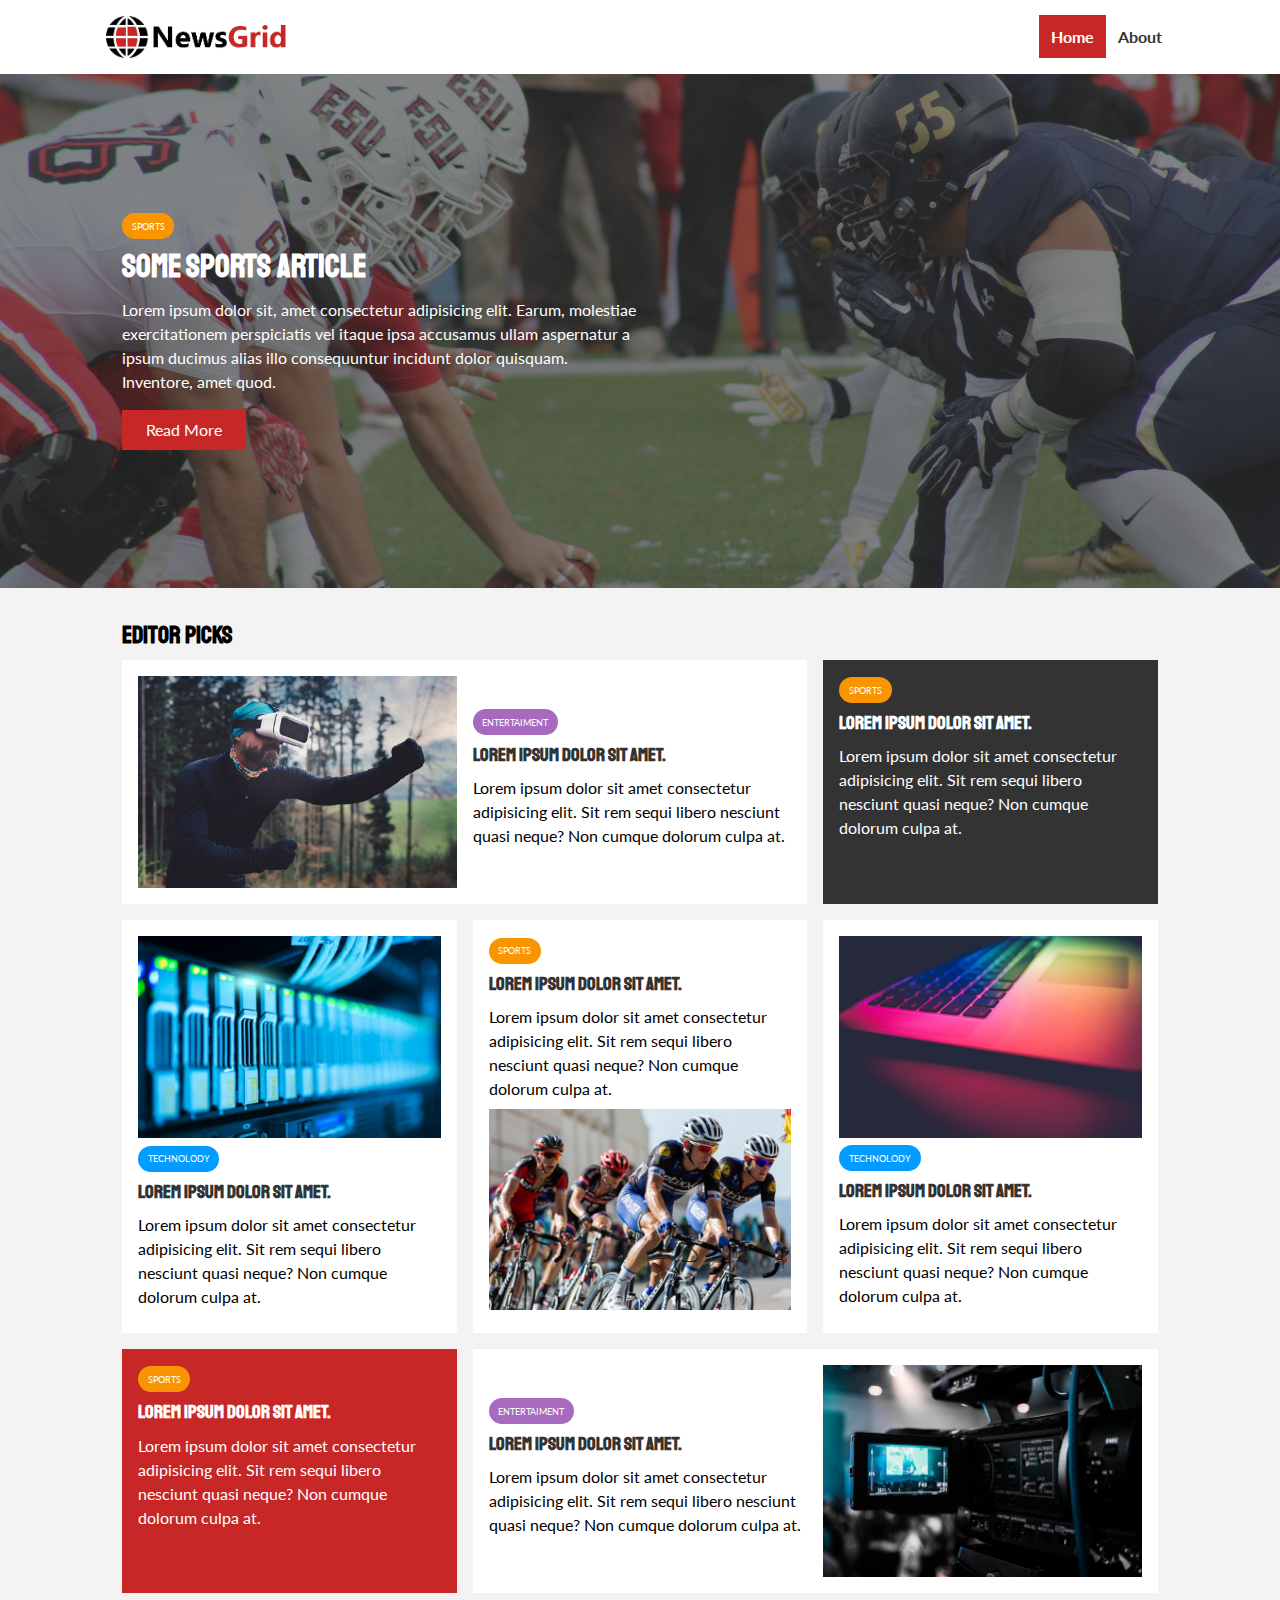
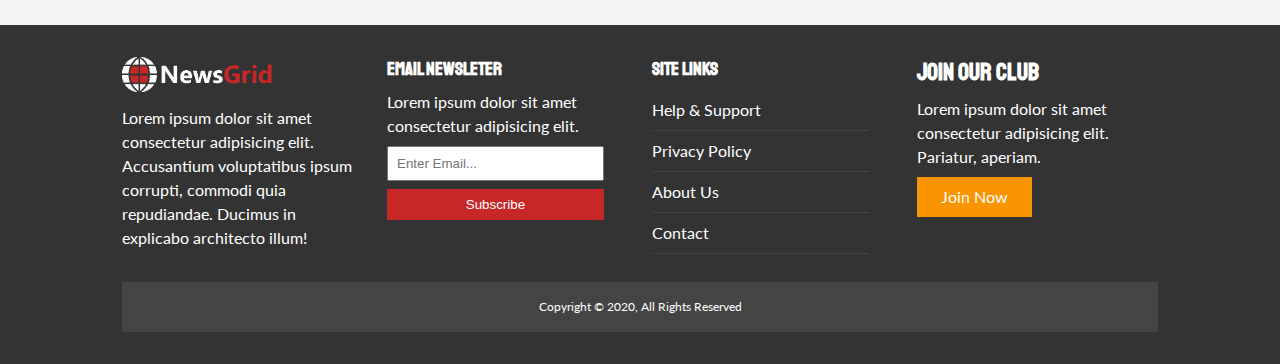
<file: index.html>
<!DOCTYPE html>
<html lang="en">
  <head>
    <meta charset="UTF-8" />
    <meta name="viewport" content="width=device-width, initial-scale=1.0" />
    <link
      rel="stylesheet"
      href="https://use.fontawesome.com/releases/v5.6.3/css/all.css"
      integrity="sha384-UHRtZLI+pbxtHCWp1t77Bi1L4ZtiqrqD80Kn4Z8NTSRyMA2Fd33n5dQ8lWUE00s/"
      crossorigin="anonymous"
    />
    <link
      href="https://fonts.googleapis.com/css?family=Lato|Staatliches"
      rel="stylesheet"
    />
    <link rel="shortcut icon" type="image/x-icon" href="./favicon.ico" />
    <link rel="stylesheet" href="./css/style.css" />
    <link
      rel="stylesheet"
      media="screen and (max-width:768px)"
      href="./css/mobile.css"
    />
    <title>BewsGrid | Latest News</title>
  </head>
  <body>
    <nav id="main-nav">
      <div class="container">
        <img src="img/logo.png" alt="NewsGrid" class="logo" />
        <div class="social">
          <a href="http://facebook.com" target="_blank">
            <i class="fab fa-facebook fa-2x"></i
          ></a>
          <a href="http://twitter.com" target="_blank">
            <i class="fab fa-twitter fa-2x"></i
          ></a>
          <a href="http://instagram.com" target="_blank">
            <i class="fab fa-instagram fa-2x"></i
          ></a>
          <a href="http://youtube.com" target="_blank">
            <i class="fab fa-youtube fa-2x"></i
          ></a>
        </div>
        <ul>
          <li><a href="./index.html" class="current">Home</a></li>
          <li><a href="./about.html">About</a></li>
        </ul>
      </div>
    </nav>

    <!-- Showcase -->
    <header id="showcase">
      <div class="container">
        <div class="showcase-container">
          <div class="showcase-content">
            <div class="category category-sports">Sports</div>
            <h1>Some Sports Article</h1>
            <p>
              Lorem ipsum dolor sit, amet consectetur adipisicing elit. Earum,
              molestiae exercitationem perspiciatis vel itaque ipsa accusamus
              ullam aspernatur a ipsum ducimus alias illo consequuntur incidunt
              dolor quisquam. Inventore, amet quod.
            </p>
            <a href="article.html" class="btn btn-primary">Read More</a>
          </div>
        </div>
      </div>
    </header>

    <!-- Home Articles -->
    <section id="home-articles" class="py-2">
      <div class="container">
        <h2>Editor Picks</h2>
        <div class="articles-container">
          <article class="card">
            <img src="img/articles/ent1.jpg" alt="" />
            <div>
              <div class="category category-ent">Entertaiment</div>
              <h3>
                <a href="article.html">Lorem ipsum dolor sit amet.</a>
              </h3>
              <p>
                Lorem ipsum dolor sit amet consectetur adipisicing elit. Sit rem
                sequi libero nesciunt quasi neque? Non cumque dolorum culpa at.
              </p>
            </div>
          </article>
          <article class="card bg-dark">
            <div class="category category-sports">Sports</div>
            <h3>
              <a href="article.html">Lorem ipsum dolor sit amet.</a>
            </h3>
            <p>
              Lorem ipsum dolor sit amet consectetur adipisicing elit. Sit rem
              sequi libero nesciunt quasi neque? Non cumque dolorum culpa at.
            </p>
          </article>
          <article class="card">
              <img src="./img/articles/tech1.jpg" alt="">
            <div class="category category-tech">Technolody</div>
            <h3>
              <a href="article.html">Lorem ipsum dolor sit amet.</a>
            </h3>
            <p>
              Lorem ipsum dolor sit amet consectetur adipisicing elit. Sit rem
              sequi libero nesciunt quasi neque? Non cumque dolorum culpa at.
            </p>
          </article>
          <article class="card">
            <div class="category category-sports">Sports</div>
            <h3>
              <a href="article.html">Lorem ipsum dolor sit amet.</a>
            </h3>
            <p>
              Lorem ipsum dolor sit amet consectetur adipisicing elit. Sit rem
              sequi libero nesciunt quasi neque? Non cumque dolorum culpa at.
            </p>
            <img src="./img/articles/sports1.jpg" alt="">
          </article>
          <article class="card">
            <img src="./img/articles/tech2.jpg" alt="">
          <div class="category category-tech">Technolody</div>
          <h3>
            <a href="article.html">Lorem ipsum dolor sit amet.</a>
          </h3>
          <p>
            Lorem ipsum dolor sit amet consectetur adipisicing elit. Sit rem
            sequi libero nesciunt quasi neque? Non cumque dolorum culpa at.
          </p>
        </article>
        <article class="card bg-primary">
            <div class="category category-sports">Sports</div>
            <h3>
              <a href="article.html">Lorem ipsum dolor sit amet.</a>
            </h3>
            <p>
              Lorem ipsum dolor sit amet consectetur adipisicing elit. Sit rem
              sequi libero nesciunt quasi neque? Non cumque dolorum culpa at.
            </p>
          </article>
          <article class="card">
            <div>
              <div class="category category-ent">Entertaiment</div>
              <h3>
                <a href="article.html">Lorem ipsum dolor sit amet.</a>
              </h3>
              <p>
                Lorem ipsum dolor sit amet consectetur adipisicing elit. Sit rem
                sequi libero nesciunt quasi neque? Non cumque dolorum culpa at.
              </p>
            </div>
            <img src="img/articles/ent2.jpg" alt="" />
          </article>
        </div>
      </div>
    </section>

    <!-- Footer -->
    <footer id="main-footer" class="py-2">
        <div class="container footer-container">
            <div>
                <img src="img/logo_light.png" alt="NewsGrid">
                <p>Lorem ipsum dolor sit amet consectetur adipisicing elit. Accusantium voluptatibus ipsum corrupti, commodi quia repudiandae. Ducimus in explicabo architecto illum!</p>
            </div>
            <div>
                <h3>Email Newsleter</h3>
                <p>Lorem ipsum dolor sit amet consectetur adipisicing elit.</p>
                <form><input type="email" placeholder="Enter Email..."></form>
                <input type="submit" value="Subscribe" class="btn btn-primary">
            </div>
            <div>
                <h3>Site Links</h3>
                <ul class="list">
                    <li><a href="#">Help & Support</a></li>
                    <li><a href="#">Privacy Policy</a></li>
                    <li><a href="#">About Us</a></li>
                    <li><a href="#">Contact</a></li>
                </ul>
            </div>
            <div>
                <h2>Join Our Club</h2>
                <p>Lorem ipsum dolor sit amet consectetur adipisicing elit. Pariatur, aperiam.</p>
                <a href="#" class="btn btn-secondary">Join Now</a>
            </div>
            <div>
                <p>Copyright &copy; 2020, All Rights Reserved</p>
            </div>
        </div>
    </footer>
  </body>
</html>
</file>
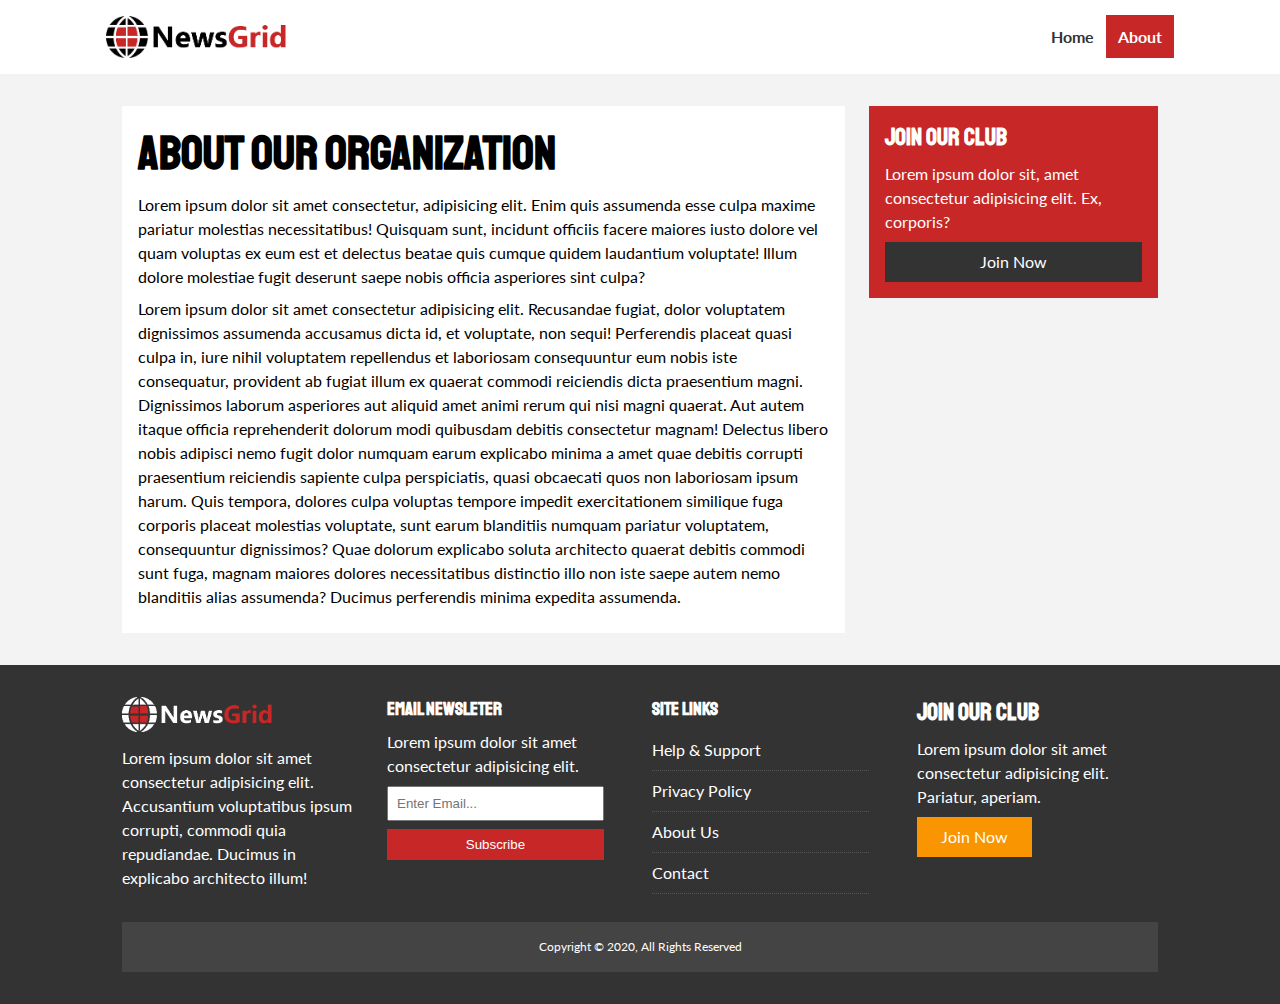
<file: about.html>
<!DOCTYPE html>
<html lang="en">
  <head>
    <meta charset="UTF-8" />
    <meta name="viewport" content="width=device-width, initial-scale=1.0" />
    <link
      rel="stylesheet"
      href="https://use.fontawesome.com/releases/v5.6.3/css/all.css"
      integrity="sha384-UHRtZLI+pbxtHCWp1t77Bi1L4ZtiqrqD80Kn4Z8NTSRyMA2Fd33n5dQ8lWUE00s/"
      crossorigin="anonymous"
    />
    <link
      href="https://fonts.googleapis.com/css?family=Lato|Staatliches"
      rel="stylesheet"
    />
    <link rel="shortcut icon" type="image/x-icon" href="./favicon.ico" />
    <link rel="stylesheet" href="./css/style.css" />
    <link
      rel="stylesheet"
      media="screen and (max-width:768px)"
      href="./css/mobile.css"
    />
    <title>BewsGrid | About</title>
  </head>
  <body>
    <nav id="main-nav">
      <div class="container">
        <img src="img/logo.png" alt="NewsGrid" class="logo" />
        <div class="social">
          <a href="http://facebook.com" target="_blank">
            <i class="fab fa-facebook fa-2x"></i
          ></a>
          <a href="http://twitter.com" target="_blank">
            <i class="fab fa-twitter fa-2x"></i
          ></a>
          <a href="http://instagram.com" target="_blank">
            <i class="fab fa-instagram fa-2x"></i
          ></a>
          <a href="http://youtube.com" target="_blank">
            <i class="fab fa-youtube fa-2x"></i
          ></a>
        </div>
        <ul>
          <li><a href="./index.html">Home</a></li>
          <li><a href="./about.html" class="current">About</a></li>
        </ul>
      </div>
    </nav>

   <!-- Section -->
   <section id="about">
       <div class="container">
           <div class="page-container">
               <article class="card">
                <h1 class="l-heading">About Our Organization</h1>
                <p>Lorem ipsum dolor sit amet consectetur, adipisicing elit. Enim quis assumenda esse culpa maxime pariatur molestias necessitatibus! Quisquam sunt, incidunt officiis facere maiores iusto dolore vel quam voluptas ex eum est et delectus beatae quis cumque quidem laudantium voluptate! Illum dolore molestiae fugit deserunt saepe nobis officia asperiores sint culpa?</p>
                <p>Lorem ipsum dolor sit amet consectetur adipisicing elit. Recusandae fugiat, dolor voluptatem dignissimos assumenda accusamus dicta id, et voluptate, non sequi! Perferendis placeat quasi culpa in, iure nihil voluptatem repellendus et laboriosam consequuntur eum nobis iste consequatur, provident ab fugiat illum ex quaerat commodi reiciendis dicta praesentium magni. Dignissimos laborum asperiores aut aliquid amet animi rerum qui nisi magni quaerat. Aut autem itaque officia reprehenderit dolorum modi quibusdam debitis consectetur magnam! Delectus libero nobis adipisci nemo fugit dolor numquam earum explicabo minima a amet quae debitis corrupti praesentium reiciendis sapiente culpa perspiciatis, quasi obcaecati quos non laboriosam ipsum harum. Quis tempora, dolores culpa voluptas tempore impedit exercitationem similique fuga corporis placeat molestias voluptate, sunt earum blanditiis numquam pariatur voluptatem, consequuntur dignissimos? Quae dolorum explicabo soluta architecto quaerat debitis commodi sunt fuga, magnam maiores dolores necessitatibus distinctio illo non iste saepe autem nemo blanditiis alias assumenda? Ducimus perferendis minima expedita assumenda.</p>
               </article>
               <aside class="card bg-primary">
                    <h2>Join Our Club</h2>
                    <p>Lorem ipsum dolor sit, amet consectetur adipisicing elit. Ex, corporis?</p>
                    <a href="#" class="btn btn-dark btn-block">Join Now</a>
               </aside>
           </div>
       </div>
   </section>

    <!-- Footer -->
    <footer id="main-footer" class="py-2">
        <div class="container footer-container">
            <div>
                <img src="img/logo_light.png" alt="NewsGrid">
                <p>Lorem ipsum dolor sit amet consectetur adipisicing elit. Accusantium voluptatibus ipsum corrupti, commodi quia repudiandae. Ducimus in explicabo architecto illum!</p>
            </div>
            <div>
                <h3>Email Newsleter</h3>
                <p>Lorem ipsum dolor sit amet consectetur adipisicing elit.</p>
                <form><input type="email" placeholder="Enter Email..."></form>
                <input type="submit" value="Subscribe" class="btn btn-primary">
            </div>
            <div>
                <h3>Site Links</h3>
                <ul class="list">
                    <li><a href="#">Help & Support</a></li>
                    <li><a href="#">Privacy Policy</a></li>
                    <li><a href="#">About Us</a></li>
                    <li><a href="#">Contact</a></li>
                </ul>
            </div>
            <div>
                <h2>Join Our Club</h2>
                <p>Lorem ipsum dolor sit amet consectetur adipisicing elit. Pariatur, aperiam.</p>
                <a href="#" class="btn btn-secondary">Join Now</a>
            </div>
            <div>
                <p>Copyright &copy; 2020, All Rights Reserved</p>
            </div>
        </div>
    </footer>
  </body>
</html>
</file>
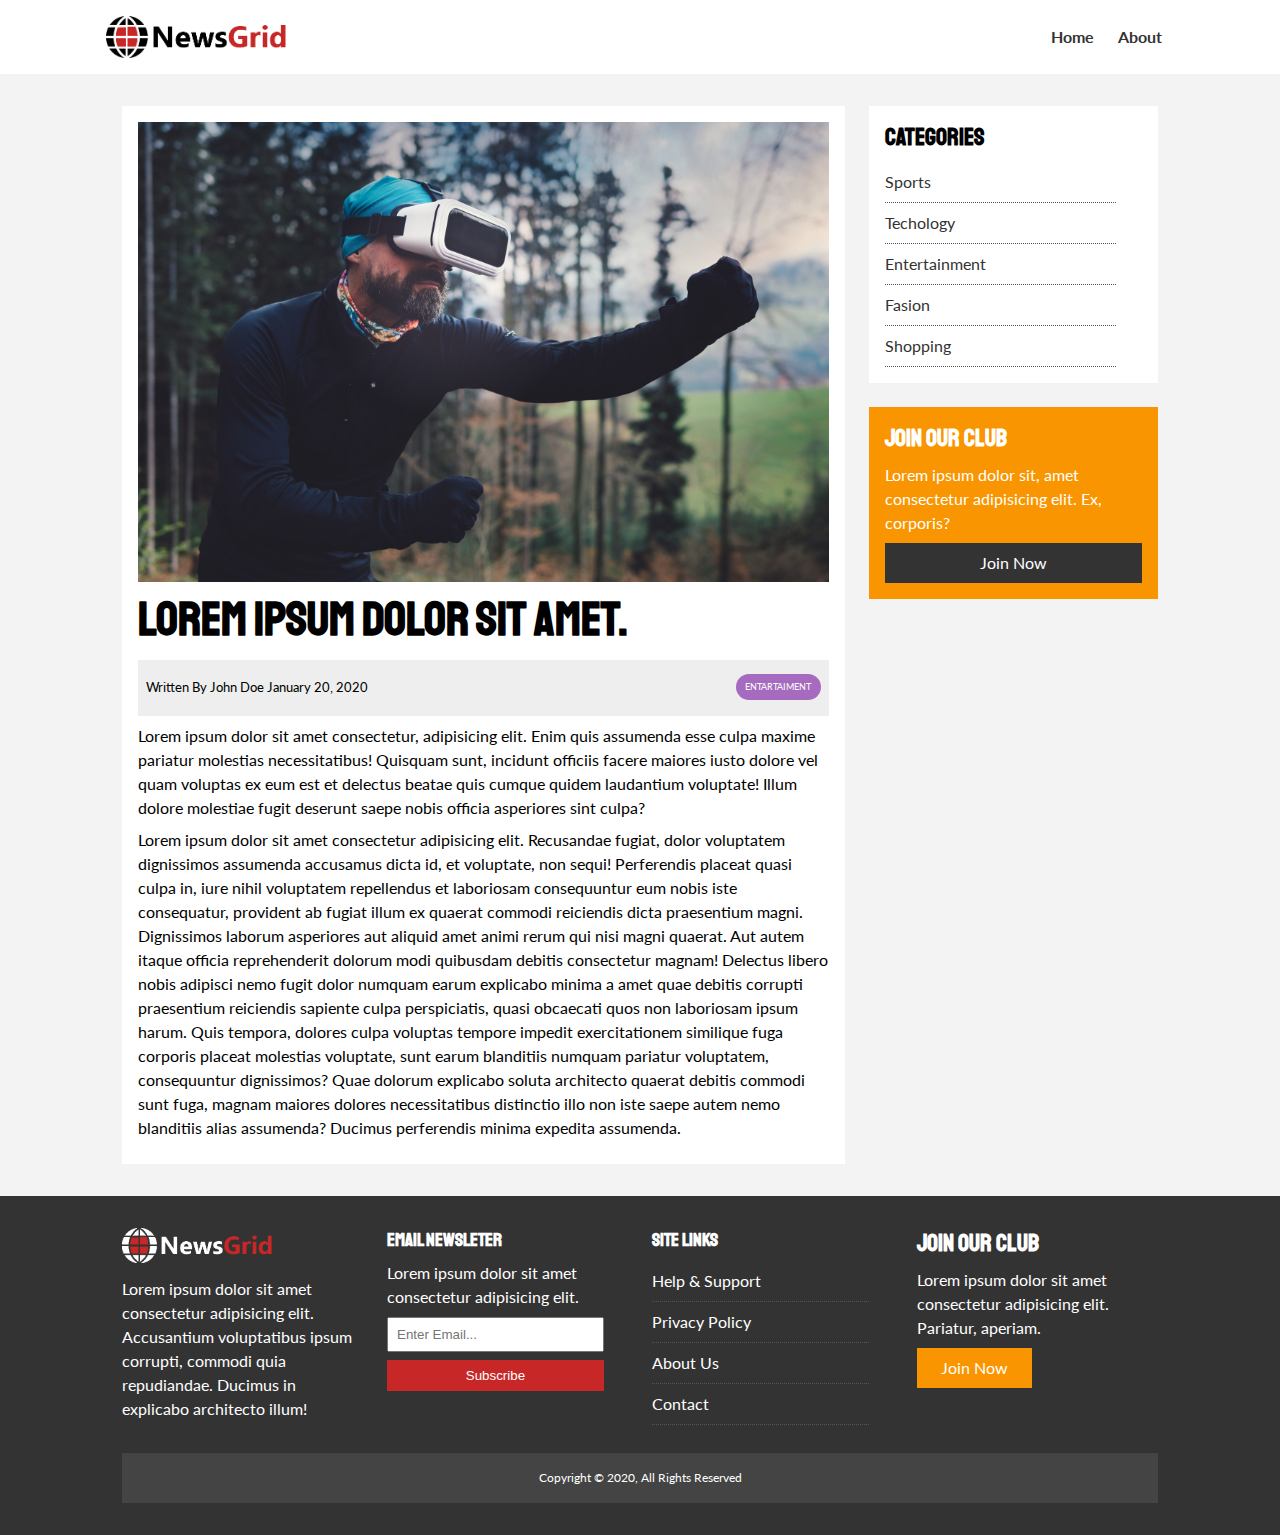
<file: article.html>
<!DOCTYPE html>
<html lang="en">
  <head>
    <meta charset="UTF-8" />
    <meta name="viewport" content="width=device-width, initial-scale=1.0" />
    <link
      rel="stylesheet"
      href="https://use.fontawesome.com/releases/v5.6.3/css/all.css"
      integrity="sha384-UHRtZLI+pbxtHCWp1t77Bi1L4ZtiqrqD80Kn4Z8NTSRyMA2Fd33n5dQ8lWUE00s/"
      crossorigin="anonymous"
    />
    <link
      href="https://fonts.googleapis.com/css?family=Lato|Staatliches"
      rel="stylesheet"
    />
    <link rel="shortcut icon" type="image/x-icon" href="./favicon.ico" />
    <link rel="stylesheet" href="./css/style.css" />
    <link
      rel="stylesheet"
      media="screen and (max-width:768px)"
      href="./css/mobile.css"
    />
    <title>BewsGrid | Latest News</title>
  </head>
  <body>
    <nav id="main-nav">
      <div class="container">
        <img src="img/logo.png" alt="NewsGrid" class="logo" />
        <div class="social">
          <a href="http://facebook.com" target="_blank">
            <i class="fab fa-facebook fa-2x"></i
          ></a>
          <a href="http://twitter.com" target="_blank">
            <i class="fab fa-twitter fa-2x"></i
          ></a>
          <a href="http://instagram.com" target="_blank">
            <i class="fab fa-instagram fa-2x"></i
          ></a>
          <a href="http://youtube.com" target="_blank">
            <i class="fab fa-youtube fa-2x"></i
          ></a>
        </div>
        <ul>
          <li><a href="./index.html">Home</a></li>
          <li><a href="./about.html" >About</a></li>
        </ul>
      </div>
    </nav>

     <!-- Section -->
   <section id="article">
    <div class="container">
        <div class="page-container">
            <article class="card">
                <img src="img/articles/ent1.jpg" alt="">
             <h1 class="l-heading">Lorem ipsum dolor sit amet.</h1>
             <div class="meta">
                 <small>
                     <i class="fas fa-user"></i> Written By John Doe January 20, 2020
                 </small>
                 <div class="category category-ent">Entartaiment</div>
             </div>
             <p>Lorem ipsum dolor sit amet consectetur, adipisicing elit. Enim quis assumenda esse culpa maxime pariatur molestias necessitatibus! Quisquam sunt, incidunt officiis facere maiores iusto dolore vel quam voluptas ex eum est et delectus beatae quis cumque quidem laudantium voluptate! Illum dolore molestiae fugit deserunt saepe nobis officia asperiores sint culpa?</p>
             <p>Lorem ipsum dolor sit amet consectetur adipisicing elit. Recusandae fugiat, dolor voluptatem dignissimos assumenda accusamus dicta id, et voluptate, non sequi! Perferendis placeat quasi culpa in, iure nihil voluptatem repellendus et laboriosam consequuntur eum nobis iste consequatur, provident ab fugiat illum ex quaerat commodi reiciendis dicta praesentium magni. Dignissimos laborum asperiores aut aliquid amet animi rerum qui nisi magni quaerat. Aut autem itaque officia reprehenderit dolorum modi quibusdam debitis consectetur magnam! Delectus libero nobis adipisci nemo fugit dolor numquam earum explicabo minima a amet quae debitis corrupti praesentium reiciendis sapiente culpa perspiciatis, quasi obcaecati quos non laboriosam ipsum harum. Quis tempora, dolores culpa voluptas tempore impedit exercitationem similique fuga corporis placeat molestias voluptate, sunt earum blanditiis numquam pariatur voluptatem, consequuntur dignissimos? Quae dolorum explicabo soluta architecto quaerat debitis commodi sunt fuga, magnam maiores dolores necessitatibus distinctio illo non iste saepe autem nemo blanditiis alias assumenda? Ducimus perferendis minima expedita assumenda.</p>
            </article>

            <aside id="categories" class="card">
                <h2>Categories</h2>
                <ul class="list">
                    <li><a href="#"><i class="fas fa-chevron-right"></i> Sports</a></li>
                    <li><a href="#"><i class="fas fa-chevron-right"></i> Techology</a></li>
                    <li><a href="#"><i class="fas fa-chevron-right"></i> Entertainment</a></li>
                    <li><a href="#"><i class="fas fa-chevron-right"></i> Fasion</a></li>
                    <li><a href="#"><i class="fas fa-chevron-right"></i> Shopping</a></li>
                </ul>
            </aside>
            <aside class="card bg-secondary">
                 <h2>Join Our Club</h2>
                 <p>Lorem ipsum dolor sit, amet consectetur adipisicing elit. Ex, corporis?</p>
                 <a href="#" class="btn btn-dark btn-block">Join Now</a>
            </aside>
        </div>
    </div>
</section>


    <!-- Footer -->
    <footer id="main-footer" class="py-2">
        <div class="container footer-container">
            <div>
                <img src="img/logo_light.png" alt="NewsGrid">
                <p>Lorem ipsum dolor sit amet consectetur adipisicing elit. Accusantium voluptatibus ipsum corrupti, commodi quia repudiandae. Ducimus in explicabo architecto illum!</p>
            </div>
            <div>
                <h3>Email Newsleter</h3>
                <p>Lorem ipsum dolor sit amet consectetur adipisicing elit.</p>
                <form><input type="email" placeholder="Enter Email..."></form>
                <input type="submit" value="Subscribe" class="btn btn-primary">
            </div>
            <div>
                <h3>Site Links</h3>
                <ul class="list">
                    <li><a href="#">Help & Support</a></li>
                    <li><a href="#">Privacy Policy</a></li>
                    <li><a href="#">About Us</a></li>
                    <li><a href="#">Contact</a></li>
                </ul>
            </div>
            <div>
                <h2>Join Our Club</h2>
                <p>Lorem ipsum dolor sit amet consectetur adipisicing elit. Pariatur, aperiam.</p>
                <a href="#" class="btn btn-secondary">Join Now</a>
            </div>
            <div>
                <p>Copyright &copy; 2020, All Rights Reserved</p>
            </div>
        </div>
    </footer>
  </body>
</html>
</file>
<file: css/style.css>
:root {
  --primary-color: #c72727;
  --secondary-color: #f99500;
  --light-color: #f3f3f3;
  --dark-color: #333333;
  --max-width: 1100px;
}

.category {
  --sports-color: #f99500;
  --ent-color: #a66bbe;
  --tech-color: #009cff;
}

* {
  padding: 0;
  margin: 0;
  box-sizing: border-box;
}

body {
  font-family: "Lato", sans-serif;
  line-height: 1.5;
  background: var(--light-color);
}

a {
  color: #333333;
  text-decoration: none;
}

ul {
  list-style: none;
}

p{
    margin: .5rem 0;
}

img {
  width: 100%;
}

h1,
h2,
h3,
h4,
h5,
h6 {
  font-family: "Staatliches", cursive;
  margin-bottom: 0.55rem;
  line-height: 1.3;
}

/* Utility */
.container {
  max-width: var(--max-width);
  margin: auto;
  padding: 0 2rem;
  overflow: hidden;
}

.category {
  display: inline-block;
  color: #fff;
  font-size: 0.55rem;
  text-transform: uppercase;
  padding: 0.4rem 0.6rem;
  border-radius: 15px;
  margin-bottom: 0.5rem;
}

.category-sports {
  background: var(--sports-color);
}
.category-ent {
  background: var(--ent-color);
}
.category-tech {
  background: var(--tech-color);
}

.btn {
    display: inline-block;
    border: none;
    background: var(--dark-color);
    color:#fff;
    padding: .5rem 1.5rem;
}

.btn-light{ background: var(--light-color );}
.btn-primary{ background: var(--primary-color );}
.btn-secondary{ background: var(--secondary-color );}

.btn-block {
display: block;
width:100%;
text-align: center;
}

.btn:hover{
    opacity: 0.8;
}

.card{
    background: #fff;
    padding: 1rem;
}

.bg-dark{ background: var(--dark-color); color:#fff;}
.bg-primary{ background: var(--primary-color); color:#fff;}
.bg-secondary{ background: var(--secondary-color); color:#fff;}

.bg-dark h1,
.bg-dark h2,
.bg-dark h3,
.bg-dark a,
.bg-primary h1,
.bg-primary h2,
.bg-primary h3,
.bg-primary a{
    color:#fff;
}

.py-1{
    padding: 1.5rem 0 ;
}
.py-2{
    padding: 2rem 0 ;
}
.py-3{
    padding: 3rem 0 ;
}
.p-1{
    padding: 1.5rem ;
}
.p-2{
    padding: 2rem ;
}
.p-3{
    padding: 3rem ;
}

.l-heading{
    font-size: 3rem;
}

.list li{
    padding: .5rem 0;
    border-bottom: #555 dotted 1px;
    width: 90%;
}

.list li a:hover{
    color: var(--primary-color) !important;
}

/* Inner page grid container */
.page-container{
    display: grid;
    grid-template-columns: 5fr 2fr;
    margin: 2rem 0;
    grid-gap: 1.5rem;
}

.page-container > *:first-child{
    grid-row: 1 / span 3;
}

/* Navbar */
#main-nav {
  background: #fff;
  position: sticky;
  top: 0;
  z-index: 2;
}

#main-nav .container {
  display: grid;
  grid-template-columns: 6fr 3fr 2fr;
  padding: 1rem;
  align-items: center;
}

#main-nav .logo {
  width: 180px;
}

#main-nav ul {
  justify-self: end;
  display: flex;
}

#main-nav ul li a {
  padding: 0.75rem;
  font-weight: bold;
}

#main-nav ul li a.current {
  background: var(--primary-color);
  color: #fff;
}

#main-nav ul li a:hover {
  background: var(--light-color);
  color: var(--dark-color);
}

#main-nav .social {
  justify-self: center;
}

#main-nav .social i {
  color: #777777;
  margin-right: 1.5rem;
}

/* Showcase */
#showcase {
  color: #fff;
  background: #333333;
  padding: 2rem;
  position: relative;
}

#showcase:before {
  content: "";
  background: url(../img/featured.jpg) no-repeat center center/cover;
  position: absolute;
  top: 0;
  left: 0;
  width: 100%;
  height: 100%;
  opacity: 0.4;
}

#showcase .showcase-container {
  display: grid;
  grid-template-columns: repeat(2, 1fr);
  justify-self: center;
  align-items: center;
  height: 50vh;
}

#showcase .showcase-content {
  z-index: 1;
}

#showcase .showcase-content p{
    margin-bottom: 1rem;
}

/* Home Articles */
#home-articles .articles-container{
    display: grid;
    grid-template-columns: repeat(3,1fr);
    grid-gap: 1rem;
}

#home-articles .articles-container article:first-child,
#home-articles .articles-container article:last-child{
    display: grid;
    grid-template-columns: repeat(2,1fr);
    grid-gap: 1rem;
    grid-column: 1 / span 2;
    align-items: center;
}

#home-articles .articles-container article:last-child {
    grid-column: 2 / span 2;
}

#article .meta{
    display: flex;
    justify-content: space-between;
    align-items: center;
    background: #eee;
    padding: .5rem;
}

#article .meta .category{
    margin-top: 0.4rem;
}

/* Footer */
#main-footer{
    background: var(--dark-color);
    color: #fff;
}

#main-footer img{
 width: 150px;
}

#main-footer a{
    color: #fff;
}

#main-footer .footer-container{
    display: grid;
    grid-template-columns: repeat(4, 1fr);
    grid-gap: 1.5rem;
}

#main-footer .footer-container > *:last-child{
    background: #444;
    grid-column: 1/ span 4;
    padding: .5rem;
    text-align: center;
    font-size: .75rem;
}

#main-footer .footer-container input[type='email']{
    width: 90%;
    padding: .5rem;
    margin-bottom: .5rem;
}

#main-footer .footer-container input[type="submit"]{
    width: 90%;
}
</file>
<file: css/mobile.css>
/* Navigation */
#main-nav .social {
  display: none;
}

#main-nav .container {
  grid-template-columns: 1fr;
  grid-gap: 1.2rem;
}

#main-nav ul,
#main-nav .logo {
  justify-self: center;
}

#main-nav ul li a {
  padding: 0.5rem;
}

#home-articles .articles-container {
  grid-template-columns: repeat(2, 1fr);
}

#home-articles .articles-container article:first-child,
#home-articles .articles-container article:last-child {
  grid-template-columns: 1fr;
  grid-column: 1;
}

@media (max-width: 600px) {
  /* Stack Grid Items */
  #showcase .showcase-container,
  #home-articles .articles-container,
  #main-footer .footer-container {
    grid-template-columns: 1fr;
  }

  #main-footer .footer-container > *:last-child {
    grid-column: 1;
  }

  #main-footer .footer-container > *:first-child,
  #main-footer .footer-container > *:nth-child(2){
    border-bottom: #444 dotted 2px;
    padding-bottom: 1rem;
  }
}

.page-container{
    grid-template-columns: 1fr;
    text-align: center;
}

.page-container >*:first-child{
    grid-row: 1;
}

.l-heading{
    font-size: 2rem;
}
</file>
